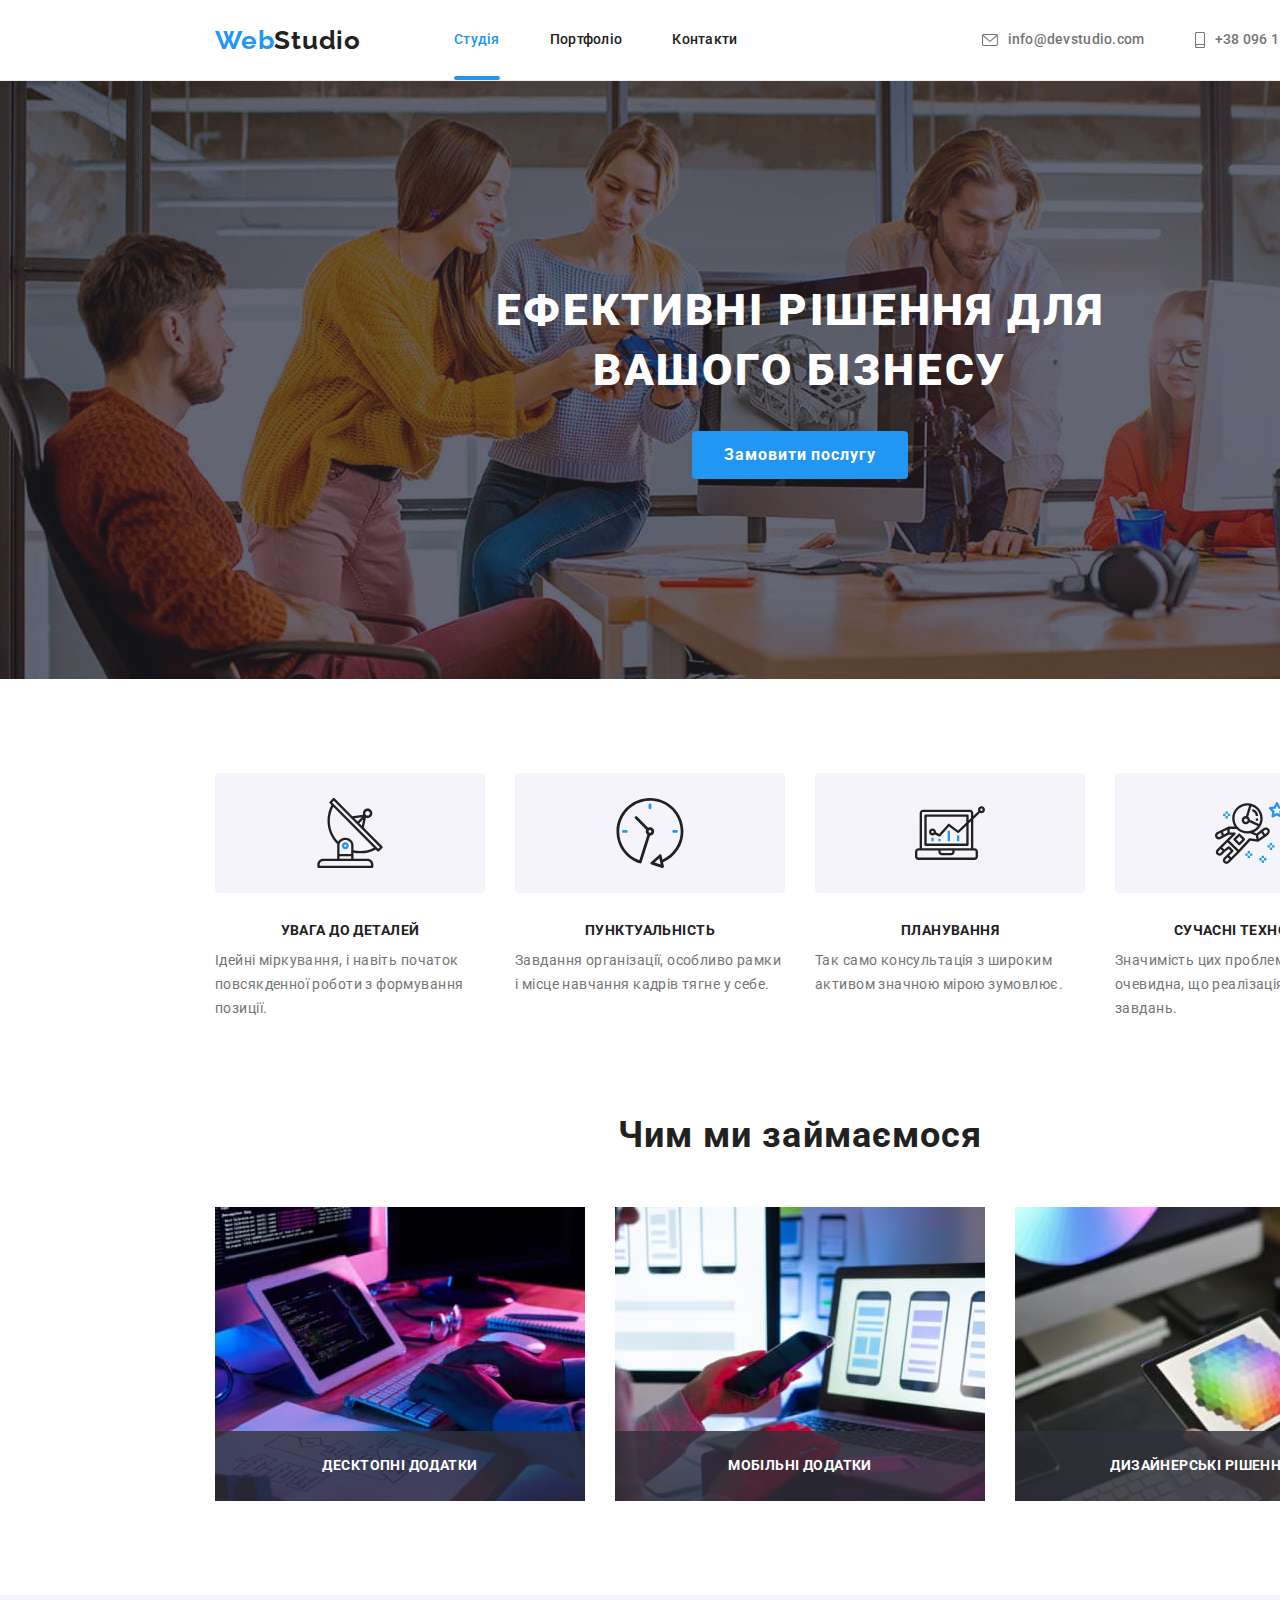
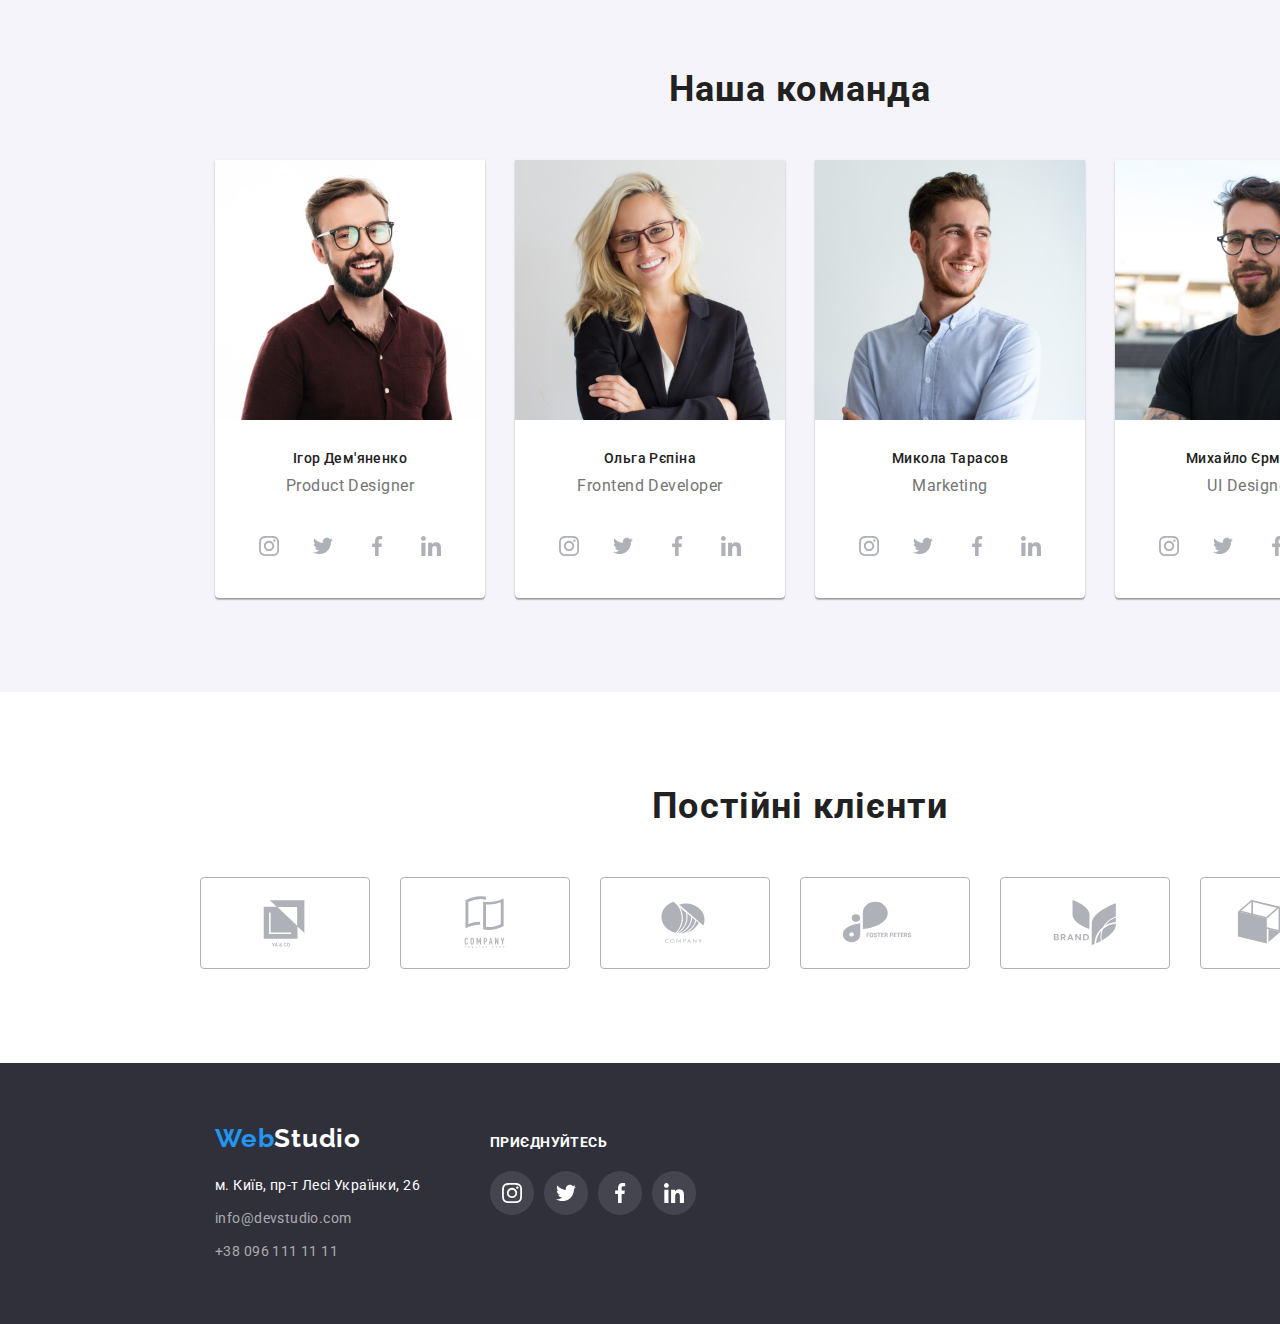
<file: index.html>
<!DOCTYPE html>
<html lang="uk">
  <head>
    <meta charset="UTF-8" />
    <meta http-equiv="X-UA-Compatible" content="IE=edge" />
    <meta name="viewport" content="width=device-width, initial-scale=1.0" />
    <title>WebStudio</title>
    <link rel="preconnect" href="https://fonts.googleapis.com" />
    <link rel="preconnect" href="https://fonts.gstatic.com" crossorigin />
    <link
      href="https://fonts.googleapis.com/css2?family=Raleway:wght@700&family=Roboto:wght@400;500;700;900&display=swap"
      rel="stylesheet"
    />
    <link
      rel="stylesheet"
      href="https://cdnjs.cloudflare.com/ajax/libs/modern-normalize/1.1.0/modern-normalize.min.css"
    />
    <link rel="stylesheet" href="css/style.css" />
  </head>
  <body>
    <header>
      <div class="header-inner container">
        <a
          class="logo"
          href="https://sergeydichko.github.io/goit-markup-hw-05/index.html"
          ><span>Web</span>Studio</a
        >
        <nav>
          <ul class="menu">
            <li class="menu-li">
              <a
                class="stydia"
                href="https://sergeydichko.github.io/goit-markup-hw-05/index.html"
                >Студія</a
              >
            </li>
            <li>
              <a
                href="https://sergeydichko.github.io/goit-markup-hw-05/portfolio.html"
                >Портфоліо</a
              >
            </li>
            <li><a href="#">Контакти</a></li>
          </ul>
        </nav>
        <ul class="contacts">
          <li>
            <a href="mailto:info@devstudio.com">
              <svg  class="header-svg" width="16" height="12">
                <use href="./images/symbol-defs.svg#icon-mail"></use>
              </svg>
              info@devstudio.com</a
            >
          </li>
          <li>
            <a href="tel:+380961111111">
              <svg class="header-svg" width="10" height="16">
                <use href="./images/symbol-defs.svg#icon-smartphone"></use>
              </svg>
              +38 096 111 11 11</a
            >
          </li>
        </ul>
      </div>
    </header>
    <main>
      <section class="title">
        <div class="title-inner">
          <h1>Ефективні рішення для<br />вашого бізнесу</h1>
          <button data-modal-open type="button">Замовити послугу </button>
        </div>
      </section>
      <section>
        <div class="container">
          <ul class="columns">
            <li class="columns-column">
              <div class="dekor">
                <svg width="70" height="70">
                  <use href="./images/symbol-defs.svg#icon-antenna"></use>
                </svg>
              </div>
              <h3 class="columns-column-title">УВАГА ДО ДЕТАЛЕЙ</h3>
              <p>
                Ідейні міркування, і навіть початок повсякденної роботи з
                формування позиції.
              </p>
            </li>
            <li class="columns-column">
              <div class="dekor">
                <svg width="70" height="70">
                  <use href="./images/symbol-defs.svg#icon-clock"></use>
                </svg>
              </div>
              <h3 class="columns-column-title">ПУНКТУАЛЬНІСТЬ</h3>
              <p>
                Завдання організації, особливо рамки і місце навчання кадрів
                тягне у себе.
              </p>
            </li>
            <li class="columns-column">
              <div class="dekor">
                <svg width="70" height="70">
                  <use href="./images/symbol-defs.svg#icon-diagram"></use>
                </svg>
              </div>
              <h3 class="columns-column-title">ПЛАНУВАННЯ</h3>
              <p>
                Так само консультація з широким активом значною мірою зумовлює.
              </p>
            </li>
            <li class="columns-column">
              <div class="dekor">
                <svg width="70" height="70">
                  <use href="./images/symbol-defs.svg#icon-astronaut"></use>
                </svg>
              </div>
              <h3 class="columns-column-title">СУЧАСНІ ТЕХНОЛОГІЇ</h3>
              <p>
                Значимість цих проблем настільки очевидна, що реалізація
                планових завдань.
              </p>
            </li>
          </ul>
        </div>
      </section>
      <section class="images">
        <div class="container">
          <h2>Чим ми займаємося</h2>
          <ul>
            <li class="images-item">
              <img
                src="images/img.jpg"
                alt="крупным планом-изображение-программист-работающий-его-стол-офис"
                width="370"
              />
              <div class="images-text">
                <p>Десктопні додатки</p>
              </div> 
            </li>
            <li class="images-item">
              <img
                src="images/img1.jpg"
                alt="веб-интерфейс-дизайнеры-разрабатывают-приложение-смартфоны-команда-создатели-работает-интерфейс-мобильные телефоны"
                width="370"
              />
              <div class="images-text">
                <p>Мобільні додатки</p>
              </div> 
            </li>
            <li class="images-item">
              <img
                src="images/img2.jpg"
                alt="реативный-художник-веб-дизайн-с-рабочим-выбором-цвета-графическим-планшетом"
                width="370"
              />
              <div class="images-text">
                <p>Дизайнерські рішення</p>
              </div> 
            </li>
          </ul>
        </div>
      </section>
      <section class="team">
        <div class="container">
          <h2>Наша команда</h2>
          <ul class="cards">
            <li class="cards-card">
              <img src="images/img5.jpg" alt="Ігор Дем'яненко" width="270" />
              <div class="cards-card-wrap">
                <h3>Ігор Дем'яненко</h3>
                <p>Product Designer</p>
                 <ul class="cards-contakt">
                  <li >
                     <a class="cards-contakt-wrap" href="#">
                    <svg width="20" height="20">
                      <use href="./images/symbol-defs.svg#icon-instagram"></use>
                    </svg></a>
                  </li>
                  <li >
                     <a class="cards-contakt-wrap" href="#">
                    <svg width="20" height="20">
                      <use href="./images/symbol-defs.svg#icon-twitter1"></use>
                    </svg></a>
                  </li>
                  <li >
                     <a class="cards-contakt-wrap" href="#">
                    <svg width="20" height="20">
                      <use href="./images/symbol-defs.svg#icon-facebook"></use>
                    </svg></a>
                  </li>
                    <li>
                     <a class="cards-contakt-wrap" href="#">
                    <svg width="20" height="20">
                      <use href="./images/symbol-defs.svg#icon-in"></use>
                    </svg></a>
                  </li>
                </ul>
              </div>
            </li>
            <li class="cards-card">
              <img src="images/img4.jpg" alt="Ольга Рєпіна" width="270" />
              <div class="cards-card-wrap">
                <h3>Ольга Рєпіна</h3>
                <p>Frontend Developer</p>
            <ul class="cards-contakt">
                  <li >
                     <a class="cards-contakt-wrap" href="#">
                    <svg width="20" height="20">
                      <use href="./images/symbol-defs.svg#icon-instagram"></use>
                    </svg></a>
                  </li>
                  <li >
                     <a class="cards-contakt-wrap" href="#">
                    <svg width="20" height="20">
                      <use href="./images/symbol-defs.svg#icon-twitter1"></use>
                    </svg></a>
                  </li>
                  <li >
                     <a class="cards-contakt-wrap" href="#">
                    <svg width="20" height="20">
                      <use href="./images/symbol-defs.svg#icon-facebook"></use>
                    </svg></a>
                  </li>
                    <li>
                     <a class="cards-contakt-wrap" href="#">
                    <svg width="20" height="20">
                      <use href="./images/symbol-defs.svg#icon-in"></use>
                    </svg></a>
                  </li>
                </ul>
              </div>
            </li>
            <li class="cards-card">
              <img src="images/img3.jpg" alt="Микола Тарасов" width="270" />
              <div class="cards-card-wrap">
                <h3>Микола Тарасов</h3>
                <p>Marketing</p>
                <ul class="cards-contakt">
                  <li >
                     <a class="cards-contakt-wrap" href="#">
                    <svg width="20" height="20">
                      <use href="./images/symbol-defs.svg#icon-instagram"></use>
                    </svg></a>
                  </li>
                  <li >
                     <a class="cards-contakt-wrap" href="#">
                    <svg width="20" height="20">
                      <use href="./images/symbol-defs.svg#icon-twitter1"></use>
                    </svg></a>
                  </li>
                  <li >
                     <a class="cards-contakt-wrap" href="#">
                    <svg width="20" height="20">
                      <use href="./images/symbol-defs.svg#icon-facebook"></use>
                    </svg></a>
                  </li>
                    <li>
                     <a class="cards-contakt-wrap" href="#">
                    <svg width="20" height="20">
                      <use href="./images/symbol-defs.svg#icon-in"></use>
                    </svg></a>
                  </li>
                </ul>
              </div>
            </li>
            <li class="cards-card">
              <img src="images/img6.jpg" alt="Михайло Єрмаков" width="270" />
              <div class="cards-card-wrap">
                <h3>Михайло Єрмаков</h3>
                <p>UI Designer</p>
               <ul class="cards-contakt">
                  <li >
                     <a class="cards-contakt-wrap" href="#">
                    <svg width="20" height="20">
                      <use href="./images/symbol-defs.svg#icon-instagram"></use>
                    </svg></a>
                  </li>
                  <li >
                     <a class="cards-contakt-wrap" href="#">
                    <svg width="20" height="20">
                      <use href="./images/symbol-defs.svg#icon-twitter1"></use>
                    </svg></a>
                  </li>
                  <li >
                     <a class="cards-contakt-wrap" href="#">
                    <svg width="20" height="20">
                      <use href="./images/symbol-defs.svg#icon-facebook"></use>
                    </svg></a>
                  </li>
                    <li>
                     <a class="cards-contakt-wrap" href="#">
                    <svg width="20" height="20">
                      <use href="./images/symbol-defs.svg#icon-in"></use>
                    </svg></a>
                  </li>
                </ul>
              </div>
              </div>
            </li>
          </ul>
        </div>
      </section>
      <section>
        <div class="container clients">
          <h2>Постійні клієнти</h2>
          <ul>
            <li>
            <a href="#">
          <svg width="106" height="60">
            <use href="./images/symbol-defs.svg#icon-Logo">
            </use>
          </svg></a></li>
          
          <li><a href="#"><svg width="106" height="60">
            <use href="./images/symbol-defs.svg#icon-Logo1">
            </use>
          </svg></a></li>
           
          <li><a href="#"><svg width="106" height="60">
            <use href="./images/symbol-defs.svg#icon-Logo2">
            </use>
          </svg></a></li>
          
          <li> <a href="#"><svg width="106" height="60">
            <use href="./images/symbol-defs.svg#icon-Logo3">
            </use>
          </svg></a></li>
           
          <li><a href="#"><svg width="106" height="60">
            <use href="./images/symbol-defs.svg#icon-Logo4">
            </use>
          </svg></a></li>
           
          <li><a href="#"><svg width="106" height="60">
            <use href="./images/symbol-defs.svg#icon-Logo5">
            </use>
          </svg></a></li>
          </ul>
        </div>
      </section>
    </main>
    <footer>
      <div class="container footer-container">
        <div class="footer-contakt">
        <a
          class="footer-logo"
          href="https://sergeydichko.github.io/goit-markup-hw-05/index.html"
          ><span>Web</span>Studio</a
        >
        <address>
          <ul>
            <li>
              <a
                href="https://www.google.com/maps/place/%D0%B1%D1%83%D0%BB.+%D0%9B%D0%B5%D1%81%D0%B8+%D0%A3%D0%BA%D1%80%D0%B0%D0%B8%D0%BD%D0%BA%D0%B8,+26,+%D0%9A%D0%B8%D0%B5%D0%B2,+02000/@50.4265807,30.5383858,17z/data=!3m1!4b1!4m5!3m4!1s0x40d4cf0e033ecbe9:0x57a4dffefec77da0!8m2!3d50.4265807!4d30.5383858"
                target="_blank"
                rel="noreferrer noopener"
                >м. Київ, пр-т Лесі Українки, 26</a
              >
            </li>
            <li><a href="mailto:info@devstudio.com">info@devstudio.com</a></li>
            <li><a href="tel:+380961111111">+38 096 111 11 11</a></li>
          </ul>
        </address>
        </div>
        <div class="networks">
          <p>приєднуйтесь</p>
<ul class="footer-cards-contakt-wrap">
            <li >
              <a class="cards-contakt-wrap" href="#">
                <svg width="20" height="20">
                  <use
                    href="./images/symbol-defs.svg#icon-instagram"
                  ></use></svg
              ></a>
            </li>
            <li >
              <a class="cards-contakt-wrap twitter " href="#">
                <svg width="20" height="20">
                  <use href="./images/symbol-defs.svg#icon-twitter1"></use></svg
              ></a>
            </li>
            <li >
              <a class="cards-contakt-wrap" href="#">
                <svg width="20" height="20">
                  <use href="./images/symbol-defs.svg#icon-facebook"></use></svg
              ></a>
            </li>
            <li >
              <a class="cards-contakt-wrap" href="#">
                <svg width="20" height="20">
                  <use href="./images/symbol-defs.svg#icon-in"></use></svg
              ></a>
            </li>
          </ul>
          </div>
      </div>
    </footer>
    		<div class="backdrop is-hidden" data-modal>
			<div class="modal">
				<button class="modal-btn-close btn" type="button" data-modal-close>
					<svg class="social-icon" width="11" height="11">
						<use href="./images/symbol-defs.svg#icon-close-black-18dp-2-1"></use>
					</svg>
				</button>
			</div>
		</div>
    <script src="./modal.js"></script>
  </body>
</html>
</file>
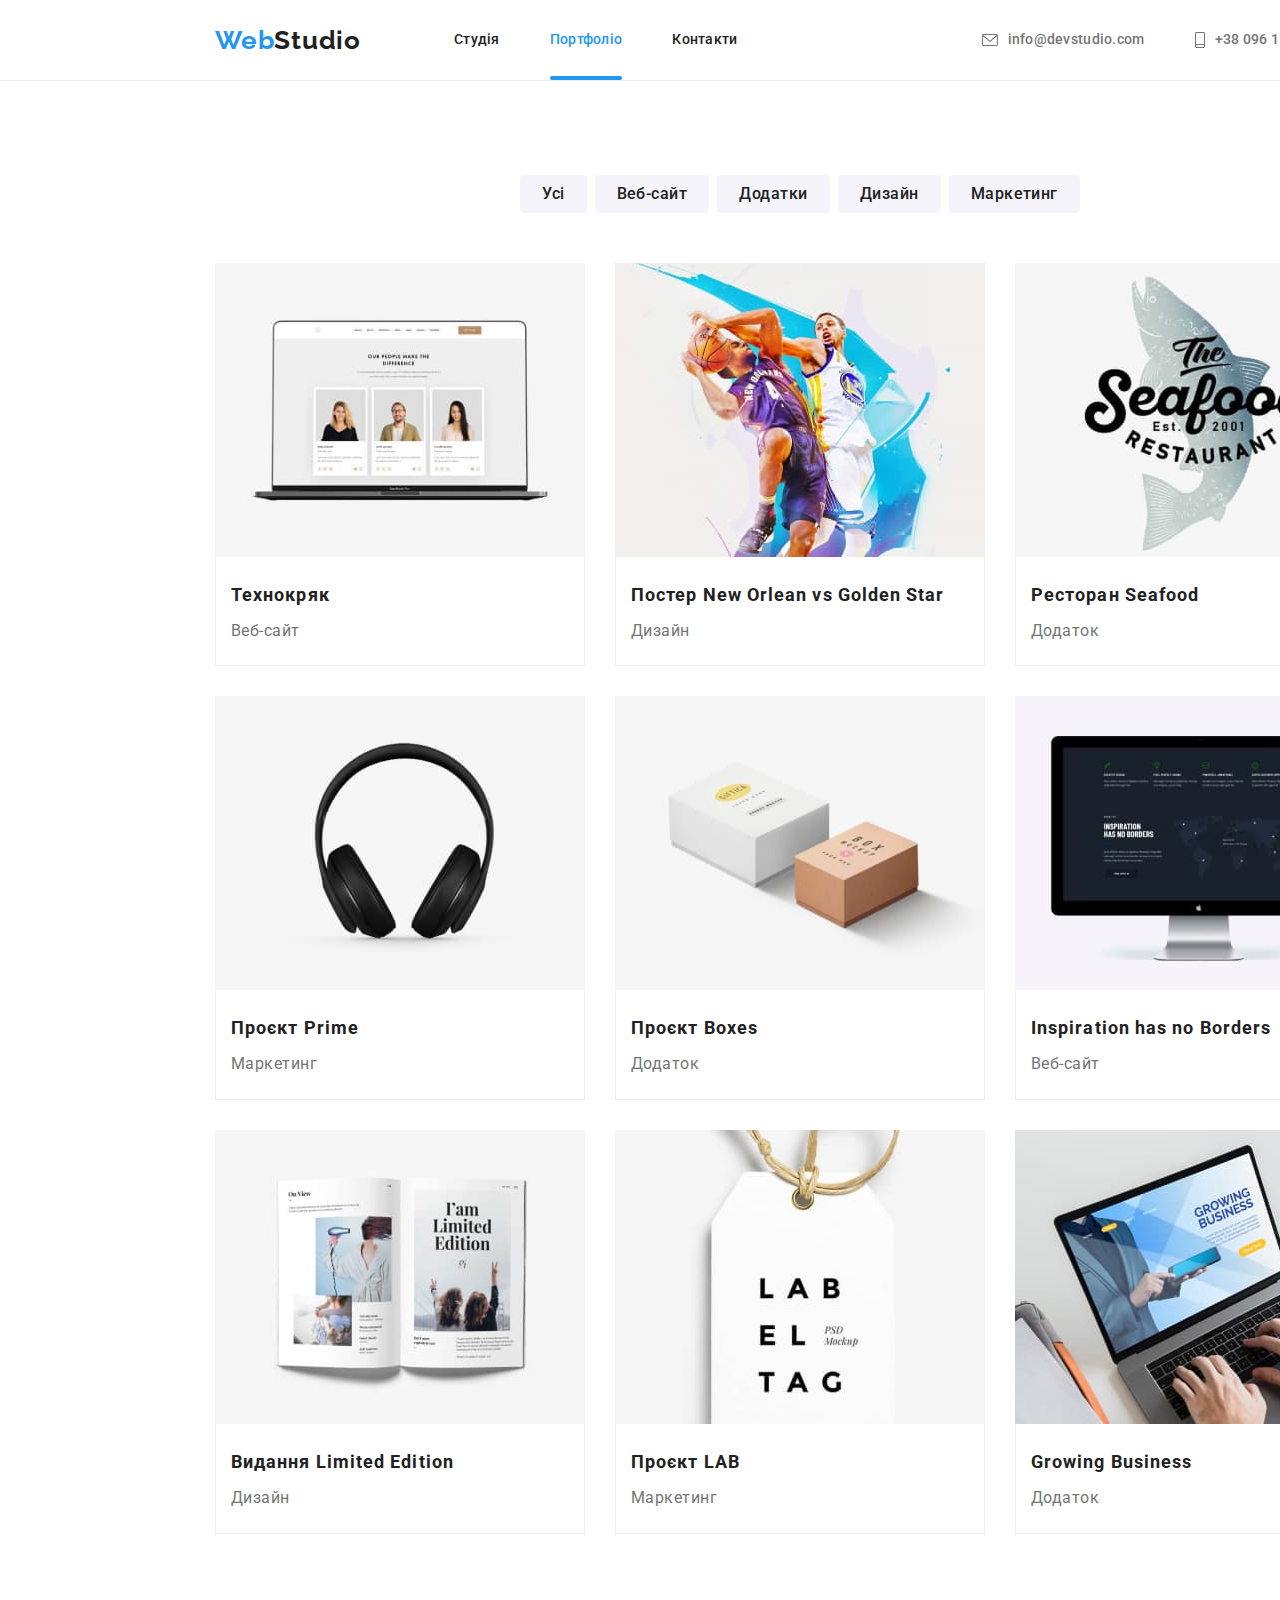
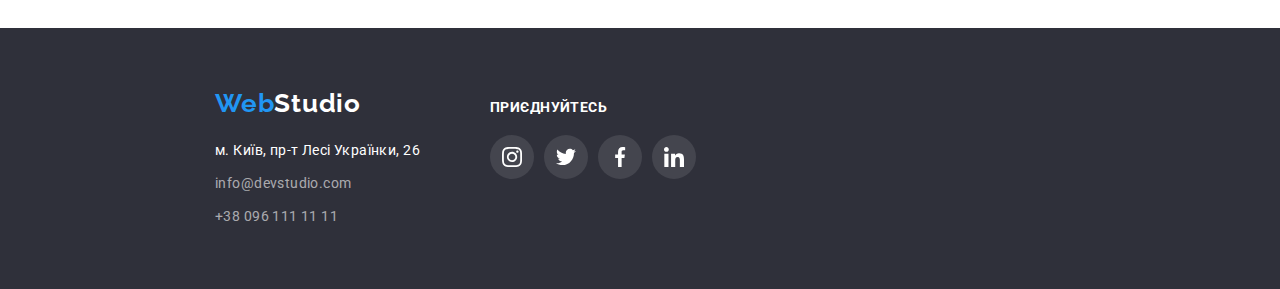
<file: portfolio.html>
<!DOCTYPE html>
<html lang="uk">
  <head>
    <meta charset="UTF-8" />
    <meta http-equiv="X-UA-Compatible" content="IE=edge" />
    <meta name="viewport" content="width=device-width, initial-scale=1.0" />
    <title>Портфоліо</title>
    <link rel="preconnect" href="https://fonts.googleapis.com" />
    <link rel="preconnect" href="https://fonts.gstatic.com" crossorigin />
    <link
      href="https://fonts.googleapis.com/css2?family=Raleway:wght@700&family=Roboto:wght@400;500;700;900&display=swap"
      rel="stylesheet"
    />
    <link
      rel="stylesheet"
      href="https://cdnjs.cloudflare.com/ajax/libs/modern-normalize/1.1.0/modern-normalize.min.css"
    />
    <link rel="stylesheet" href="css/style.css" />
  </head>
  <body>
    <header>
      <div class="header-inner container">
        <a
          class="logo"
          href="https://sergeydichko.github.io/goit-markup-hw-05/index.html"
          ><span>Web</span>Studio</a
        >
        <nav>
          <ul class="menu">
            <li>
              <a
                href="https://sergeydichko.github.io/goit-markup-hw-05/index.html"
                >Студія</a
              >
            </li>
            <li class="menu-li">
              <a
                class="stydia"
                href="https://sergeydichko.github.io/goit-markup-hw-05/portfolio.html"
                >Портфоліо</a
              >
            </li>
            <li><a href="#">Контакти</a></li>
          </ul>
        </nav>
        <ul class="contacts">
          <li>
            <a href="mailto:info@devstudio.com">
              <svg class="header-svg" width="16" height="12">
                <use href="./images/symbol-defs.svg#icon-mail"></use>
              </svg>
              info@devstudio.com</a
            >
          </li>
          <li>
            <a href="tel:+380961111111">
              <svg class="header-svg" width="10" height="16">
                <use href="./images/symbol-defs.svg#icon-smartphone"></use>
              </svg>
              +38 096 111 11 11</a
            >
          </li>
        </ul>
      </div>
    </header>
    <main>
      <section>
        <div class="all-container container">
          <ul class="buttons">
            <li><button>Усі</button></li>
            <li><button>Веб-сайт</button></li>
            <li><button>Додатки</button></li>
            <li><button>Дизайн</button></li>
            <li><button>Маркетинг</button></li>
          </ul>
          <ul class="all">
            <li class="all-cards">
              <a class="all-cards-links" href="#">
                <div class="all-cards-hover">
                  <img src="images/7.jpg" alt="Ноутбук" width="370" />
                  <p class="all-cards-hover-text">
                    Ресурс пропонує комплексні пропозиції з різним рівнем
                    функціоналу та сервісів. Все це дозволить відвідувачу
                    отримати вичерпні відомості про компанію чи приватну особу.
                  </p>
                </div>
                <div class="all-cards-wrap">
                  <h2>Технокряк</h2>
                  <p>Веб-сайт</p>
                </div>
              </a>
            </li>
            <li class="all-cards">
              <a class="all-cards-links" href="#">
                <div class="all-cards-hover">
                  <img src="images/8.jpg" alt="Баскетбол" width="370" />
                  <p class="all-cards-hover-text">
                    Ресурс пропонує комплексні пропозиції з різним рівнем
                    функціоналу та сервісів. Все це дозволить відвідувачу
                    отримати вичерпні відомості про компанію чи приватну особу.
                  </p>
                </div>
                <div class="all-cards-wrap">
                  <h2>Постер New Orlean vs Golden Star</h2>
                  <p>Дизайн</p>
                </div></a
              >
            </li>
            <li class="all-cards">
              <a class="all-cards-links" href="#">
                <div class="all-cards-hover">
                  <img src="images/9.jpg" alt="Логотип ресторану" width="370" />
                  <p class="all-cards-hover-text">
                    Ресурс пропонує комплексні пропозиції з різним рівнем
                    функціоналу та сервісів. Все це дозволить відвідувачу
                    отримати вичерпні відомості про компанію чи приватну особу.
                  </p>
                </div>
                <div class="all-cards-wrap">
                  <h2>Ресторан Seafood</h2>
                  <p>Додаток</p>
                </div></a
              >
            </li>
            <li class="all-cards">
              <a class="all-cards-links" href="#">
                <div class="all-cards-hover">
                  <img src="images/10.jpg" alt="Навушники" width="370" />
                  <p class="all-cards-hover-text">
                    Ресурс пропонує комплексні пропозиції з різним рівнем
                    функціоналу та сервісів. Все це дозволить відвідувачу
                    отримати вичерпні відомості про компанію чи приватну особу.
                  </p>
                </div>
                <div class="all-cards-wrap">
                  <h2>Проєкт Prime</h2>
                  <p>Маркетинг</p>
                </div></a
              >
            </li>
            <li class="all-cards">
              <a class="all-cards-links" href="#">
                <div class="all-cards-hover">
                  <img src="images/11.jpg" alt="Дві коробки" width="370" />
                  <p class="all-cards-hover-text">
                    Ресурс пропонує комплексні пропозиції з різним рівнем
                    функціоналу та сервісів. Все це дозволить відвідувачу
                    отримати вичерпні відомості про компанію чи приватну особу.
                  </p>
                </div>
                <div class="all-cards-wrap">
                  <h2>Проєкт Boxes</h2>
                  <p>Додаток</p>
                </div></a
              >
            </li>
            <li class="all-cards">
              <a class="all-cards-links" href="#">
                <div class="all-cards-hover">
                  <img src="images/15.jpg" alt="Монітор" width="370" />
                  <p class="all-cards-hover-text">
                    Ресурс пропонує комплексні пропозиції з різним рівнем
                    функціоналу та сервісів. Все це дозволить відвідувачу
                    отримати вичерпні відомості про компанію чи приватну особу.
                  </p>
                </div>
                <div class="all-cards-wrap">
                  <h2>Inspiration has no Borders</h2>
                  <p>Веб-сайт</p>
                </div></a
              >
            </li>
            <li class="all-cards">
              <a class="all-cards-links" href="#">
                <div class="all-cards-hover">
                  <img src="images/12.jpg" alt="Книжка" width="370" />
                  <p class="all-cards-hover-text">
                    Ресурс пропонує комплексні пропозиції з різним рівнем
                    функціоналу та сервісів. Все це дозволить відвідувачу
                    отримати вичерпні відомості про компанію чи приватну особу.
                  </p>
                </div>
                <div class="all-cards-wrap">
                  <h2>Видання Limited Edition</h2>
                  <p>Дизайн</p>
                </div></a
              >
            </li>
            <li class="all-cards">
              <a class="all-cards-links" href="#">
                <div class="all-cards-hover">
                  <img src="images/13.jpg" alt="Етикетка" width="370" />
                  <p class="all-cards-hover-text">
                    Ресурс пропонує комплексні пропозиції з різним рівнем
                    функціоналу та сервісів. Все це дозволить відвідувачу
                    отримати вичерпні відомості про компанію чи приватну особу.
                  </p>
                </div>
                <div class="all-cards-wrap">
                  <h2>Проєкт LAB</h2>
                  <p>Маркетинг</p>
                </div></a
              >
            </li>
            <li class="all-cards">
              <a class="all-cards-links" href="#">
                <div class="all-cards-hover">
                  <img src="images/14.jpg" alt="Ноутбук" width="370" />
                  <p class="all-cards-hover-text">
                    Ресурс пропонує комплексні пропозиції з різним рівнем
                    функціоналу та сервісів. Все це дозволить відвідувачу
                    отримати вичерпні відомості про компанію чи приватну особу.
                  </p>
                </div>
                <div class="all-cards-wrap">
                  <h2>Growing Business</h2>
                  <p>Додаток</p>
                </div></a
              >
            </li>
          </ul>
        </div>
      </section>
    </main>
    <footer>
      <div class="container footer-container">
        <div class="footer-contakt">
          <a
            class="footer-logo"
            href="https://sergeydichko.github.io/goit-markup-hw-05/index.html"
            ><span>Web</span>Studio</a
          >
          <address>
            <ul>
              <li>
                <a
                  href="https://www.google.com/maps/place/%D0%B1%D1%83%D0%BB.+%D0%9B%D0%B5%D1%81%D0%B8+%D0%A3%D0%BA%D1%80%D0%B0%D0%B8%D0%BD%D0%BA%D0%B8,+26,+%D0%9A%D0%B8%D0%B5%D0%B2,+02000/@50.4265807,30.5383858,17z/data=!3m1!4b1!4m5!3m4!1s0x40d4cf0e033ecbe9:0x57a4dffefec77da0!8m2!3d50.4265807!4d30.5383858"
                  target="_blank"
                  rel="noreferrer noopener"
                  >м. Київ, пр-т Лесі Українки, 26</a
                >
              </li>
              <li>
                <a href="mailto:info@devstudio.com">info@devstudio.com</a>
              </li>
              <li><a href="tel:+380961111111">+38 096 111 11 11</a></li>
            </ul>
          </address>
        </div>
        <div class="networks">
          <p>приєднуйтесь</p>
          <ul class="footer-cards-contakt-wrap">
            <li>
              <a class="cards-contakt-wrap" href="#">
                <svg width="20" height="20">
                  <use
                    href="./images/symbol-defs.svg#icon-instagram"
                  ></use></svg
              ></a>
            </li>
            <li>
              <a class="cards-contakt-wrap twitter" href="#">
                <svg width="20" height="20">
                  <use href="./images/symbol-defs.svg#icon-twitter1"></use></svg
              ></a>
            </li>
            <li>
              <a class="cards-contakt-wrap" href="#">
                <svg width="20" height="20">
                  <use href="./images/symbol-defs.svg#icon-facebook"></use></svg
              ></a>
            </li>
            <li>
              <a class="cards-contakt-wrap" href="#">
                <svg width="20" height="20">
                  <use href="./images/symbol-defs.svg#icon-in"></use></svg
              ></a>
            </li>
          </ul>
        </div>
      </div>
    </footer>
  </body>
</html>
</file>
<file: css/style.css>
* {
    padding: 0;
    margin: 0;
    border: 0;
}
*,
*:before,
*:after {
    -moz-box-sizing: border-box;
    -webkit-box-sizing: border-box;
    box-sizing: border-box;
}
:focus,
:active {
    outline: none;
}
a:focus,
a:active {
    outline: none;
}
nav,
footer,
header,
aside {
    display: block;
}
html,
body {
    height: 100%;
    width: 100%;
    font-size: 100%;
    line-height: 1;
    font-size: 14px;
    -ms-text-size-adjust: 100%;
    -moz-text-size-adjust: 100%;
    -webkit-text-size-adjust: 100%;
}
input,
button,
textarea {
    font-family: inherit;
}
input::-ms-clear {
    display: none;
}
button {
    cursor: pointer;
}
button::-moz-focus-inner {
    padding: 0;
    border: 0;
}
a,
a:visited {
    text-decoration: none;
}
a:hover {
    text-decoration: none;
}
ul li {
    list-style: none;
}
img {
    vertical-align: top;
}
h1,
h2,
h3,
h4,
h5,
h6 {
    font-size: inherit;
    font-weight: 400;
}
/*---------Обнулення-----------*/
:root {
    --brand-color: #2196F3;
    --fon-color: #2F303A;
    --font-color: #fff;
    --p-color: #757575;
}

/*--------Змінні---------*/
a {
    text-decoration: none;
    color: #212121;
}
ul {
    display:flex;
}
body{
    min-width: 1600px;
    margin: 0 auto;
    font-family: 'Roboto', sans-serif;
    color: #212121; 
}
.container{
    width: 1200px;
    margin: 0 auto;
    padding: 0 15px;
}
header{

}
.header-inner{
    display: flex;
    align-items: center;
    font-weight: 500;
    font-size: 14px;
    line-height: 1.14;
    letter-spacing: 0.02em;
}
.logo{
    display: block;
    font-family: 'Raleway';
    font-weight: 700;
    font-size: 26px;
    line-height: 1.19;
    letter-spacing: 0.03em;
    padding: 24px 0;
}
span{
    color: var(--brand-color);
}
.menu{
    display: flex;
    gap: 50px;
    margin-left: 93px;
}
.menu li a{
    padding: 32px 0;
    display: block;
    transition: color 250ms cubic-bezier(0.4, 0, 0.2, 1);
}
.menu a:hover, 
.menu a:focus {
    color: var(--brand-color);
}
.stydia {
    color: var(--brand-color);
    position: relative;
    display: block;

}
.stydia::after{
    content: "";
    display: block;
    position: absolute;
    bottom: 0;
    width: 100%;
    height: 4px;
    background-color: var(--brand-color);
border-radius: 2px;
}
.portfolio {
    color: var(--brand-color);
}
.header-svg{
fill: currentColor;

}
.contacts{
    display: flex;
    gap: 50px;
    margin-left: 244px;
}
.contacts a{
    color: var(--p-color); 
    display: flex;
    align-items: center;
    gap: 10px;
}
.contacts a:hover,
.contacts a:focus{
    color: var(--brand-color);
    transition-duration: 250ms;
}
.title {
    width: 1600px;
    background-image: linear-gradient(rgba(47, 48, 58, 0.4),rgba(47, 48, 58, 0.4)), url(../images/img16.jpg);
    background-repeat: no-repeat;
    background-position: center;
    margin: 0 auto;
}
.title-inner{
   padding: 200px;
    text-align: center;
}
h1{
    font-weight: 900;
    font-size: 44px;
    line-height: 1.36;
    text-align: center;
    letter-spacing: 0.06em;
    text-transform: uppercase;
    margin: 0;
    color: var(--font-color);
    margin-bottom: 30px;
}
.title-inner button{
    background-color:var(--brand-color);
    color: var(--font-color);
    padding: 10px 32px;
    font-family: 'Roboto';
    font-weight: 700;
    font-size: 16px;
    line-height: 1.8;
    text-align: center;
    letter-spacing: 0.06em;
    cursor:pointer;
    transition: background-color 250ms cubic-bezier(0.4, 0, 0.2, 1), color 250ms cubic-bezier(0.4, 0, 0.2, 1);
}
.columns {
    padding-top: 94px;
    margin-bottom: 94px;
}
.columns-column {
    vertical-align: top;
    width: 270px;
}
.dekor{
    display: flex;
    height: 120px;
    justify-content: center;
    align-items: center;
    margin-bottom: 30px;
    background-color: #F5F4FA;
    border-radius: 4px;
}


main li{
    margin-right: 30px;
}
main li:last-child{
    margin: 0;
}
.columns-column-title{
    font-weight: 700;
    font-size: 14px;
    line-height: 1.14;
    letter-spacing: 0.03em;
    text-transform: uppercase;
    
}
p{
    color: var(--p-color);
    font-size: 14px;
    line-height: 1.7;
    letter-spacing: 0.03em;
}
.images {
    padding-bottom:  94px;

}
.images-item{
    position: relative;
}
.images-text{
display: flex;
position: absolute;
bottom: 0px;
background: rgba(47, 48, 58, 0.8);
width: 100%;
height: 70px;
justify-content: center;
align-items: center;

}
.images-text p{
color: var(--font-color);
font-weight: 700;
    font-size: 14px;
    line-height: 1.1;
    text-align: center;
    letter-spacing: 0.03em;
    text-transform: uppercase;
}
h2{
    font-weight: 700;
    font-size: 36px;
    line-height: 1.16;
    text-align: center;
    letter-spacing: 0.03em;
    margin-bottom: 50px;
}
.team {
    min-width: 1600px;
    padding: 74px 0 94px 0px;
    background-color: #F5F4FA;
    box-sizing: border-box;
}
.cards-card {
    background-color: var(--font-color);
    text-align: center;
    box-shadow: 0px 1px 3px rgba(0, 0, 0, 0.12), 0px 1px 1px rgba(0, 0, 0, 0.14), 0px 2px 1px rgba(0, 0, 0, 0.2);
    border-radius: 0px 0px 4px 4px;
}
.cards-card p {
    font-size: 16px;
    line-height: 1.18;
    text-align: center;
    letter-spacing: 0.03em;
}
.cards-card-wrap{
    padding: 30px 0;
}
.cards-contakt{
    display: flex;
    gap: 10px;
    margin-top: 28px;

    justify-content: center;
}
.cards-contakt a{
        fill:#AFB1B8
}
.cards-contakt-wrap svg{
color: currentColor;
}
.cards-contakt-wrap{
display: flex;
justify-content: center;
align-items: center;
width: 44px;
height: 44px;
border-radius: 50%;
transition: background-color 250ms cubic-bezier(0.4, 0, 0.2, 1), fill 250ms cubic-bezier(0.4, 0, 0.2, 1);
}
.cards-contakt li{
    margin: 0;
}
.cards-contakt-wrap:hover, 
.cards-contakt-wrap:focus
{
    fill: #fff;
    background-color: #2196F3;
}
h3{
    font-weight: 500;
    font-size: 14px;
    line-height: 1.18;
    text-align: center;
    letter-spacing: 0.03em;
    margin-bottom: 10px;
}
.clients{
    padding: 94px 0;
}
.clients a{
    width: 170px;
    height: 92px;
    display: flex;
    justify-content: center;
    align-items: center;
    border: 1px solid #AFB1B8;
    border-radius: 4px;
    fill: #AFB1B8;
    transition: fill 250ms cubic-bezier(0.4, 0, 0.2, 1), border-color 250ms cubic-bezier(0.4, 0, 0.2, 1);
}

.clients svg{
    color:currentColor;
}
.clients a:last-child {
    margin-right: 0;
}
.clients a:hover,
.clients a:focus
{
    border-color: #2196F3;
    fill: #2196F3; 

}
footer{
    min-width: 1600px;
    background-color: var(--fon-color);
    padding: 60px 0;
  

}
.footer-logo{
    font-family: 'Raleway';
    font-weight: 700;
    font-size: 26px;
    line-height: 1.19;
    letter-spacing: 0.03em;
    color: var(--font-color);
    margin-bottom: 20px;
    display: block;
}
address{
    font-style: normal;
}
footer ul{
    display: block;
}
footer li{
    line-height: 1.5;
    margin-bottom: 9px;
}
footer li:last-child{
    margin-bottom: 0;
}
a[href="https://www.google.com/maps/place/%D0%B1%D1%83%D0%BB.+%D0%9B%D0%B5%D1%81%D0%B8+%D0%A3%D0%BA%D1%80%D0%B0%D0%B8%D0%BD%D0%BA%D0%B8,+26,+%D0%9A%D0%B8%D0%B5%D0%B2,+02000/@50.4265807,30.5383858,17z/data=!3m1!4b1!4m5!3m4!1s0x40d4cf0e033ecbe9:0x57a4dffefec77da0!8m2!3d50.4265807!4d30.5383858"]
{
    color: var(--font-color);
    font-size: 14px;
    line-height: 1.71;
    letter-spacing: 0.03em;
}
footer a[href="mailto:info@devstudio.com"]{
    color: #FFFFFF99;
    font-size: 14px;
    line-height: 1.71;
    letter-spacing: 0.03em;
}
footer a[href="tel:+380961111111"]{
    color: #FFFFFF99;
    font-size: 14px;
    line-height: 1.71;
    letter-spacing: 0.03em;
}
.footer-container {
            display: flex;
            align-items: baseline;
        }
    
 .footer-cards-contakt-wrap {
            display: flex;
            gap: 10px;
        }
    
        .footer-contakt {
            margin-right: 70px;
        }
    
        .networks p {
            margin-bottom: 20px;
            font-weight: 700;
            font-size: 14px;
            line-height: 1.1;
            letter-spacing: 0.03em;
            text-transform: uppercase;
            color: #FFFFFF;
        }
    
        footer .cards-contakt-wrap {
            background-color: rgba(255, 255, 255, 0.1);
            fill: #fff;
            line-height: 1;
            margin-bottom: 0;
        }
    


/* -------Портфоліо------------ */
main{
    border-top: 1px solid #ECECEC;
}
.all-container{
    text-align: center;
    margin-top: 94px;
}
.buttons{
    margin-bottom: 50px;
    justify-content: center;
    gap: 8px;
}
button{
    padding: 6px 22px;
    background-color: #F5F4FA;
    font-family: 'Roboto';
    border-radius: 4px;
    border: none;
    color: #212121;
    font-weight: 500;
    font-size: 16px;
    line-height: 1.6;
    letter-spacing: 0.03em;
    cursor: pointer;
    transition: background-color 250ms cubic-bezier(0.4, 0, 0.2, 1), color 250ms cubic-bezier(0.4, 0, 0.2, 1);
    
}
.buttons li{
    margin-right: 0;
}
button:hover,
button:focus{
    background-color: var(--brand-color);
    color: var(--font-color);
    box-shadow: 0px 3px 1px rgba(0, 0, 0, 0.1), 0px 1px 2px rgba(0, 0, 0, 0.08), 0px 2px 2px rgba(0, 0, 0, 0.12);
}
.all{
    margin: 0 auto 94px;
    flex-wrap: wrap;
    gap: 30px;
    position: relative;
}
.all-cards{
    margin: 0;
    position: relative;
}
.all-cards-hover{
    position: relative;
    overflow: hidden;
    width: 370px;
    height: 294px;
}
.all-cards-hover img{
    display: block;
}
.all-cards-hover-text{
    font-size: 18px;
        line-height: 1.56;
        letter-spacing: 0.03em;
        color: var(--font-color);
        position: absolute;
        top: 0;
        left: 0;
        width: 100%;
        height: 100%;
        background-color: rgba(33, 150, 243, 0.9);
        padding: 63px 24px;
        transform: translateY(294px);
        transition: transform 250ms cubic-bezier(0.4, 0, 0.2, 1);
    }
        .all-cards:hover .all-cards-hover-text,
        .all-cards-links:focus .all-cards-hover-text {
            transform: translateY(0);
        }

.all-cards-links{
    display: block;
            text-decoration: none;
            transition: box-shadow 250ms cubic-bezier(0.4, 0, 0.2, 1);
}
.all-cards-links:hover,
.all-cards-links:focus{
    outline: none;
    box-shadow: 0px 1px 1px rgba(0, 0, 0, 0.12), 0px 4px 4px rgba(0, 0, 0, 0.06), 1px 4px 6px rgba(0, 0, 0, 0.16);
}
.all-cards-wrap{
    padding: 20px 15px;
    border: 1px solid #EEEEEE;
    border-top: none;
}
.all-cards p{
    font-size: 16px;
    line-height: 1.8;
    text-align: start;
}
.all-cards h2{

    font-weight: 700;
    font-size: 18px;
    line-height: 2;
    letter-spacing: 0.06em;
    text-align: start;
    margin-bottom:4px;
}
section{
    min-width: 1600px;
}


/* ----------modal--------------- */
.backdrop {
    width: 100vw;
    height: 100vh;
    background-color: rgba(0, 0, 0, 0.6);
    position: fixed;
    top: 0;
    transition: opacity 250ms cubic-bezier(0.4, 0, 0.2, 1), visibility 250ms cubic-bezier(0.4, 0, 0.2, 1);
}

.is-hidden {
    visibility: hidden;
    opacity: 0;
    pointer-events: none;
}

.modal {
    position: absolute;
    top: 50%;
    left: 50%;
    transform: translate(-50%, -50%);
    width: 528px;
    min-height: 581px;
    background-color: #ffffff;
    border-radius: 4px;
    box-shadow: 0px 1px 3px rgba(0, 0, 0, 0.12), 0px 1px 1px rgba(0, 0, 0, 0.14),
        0px 2px 1px rgba(0, 0, 0, 0.2);
}

.backdrop.is-hidden .modal {
    transform: translate(-50%, -150%) scale(0.9);
    transition: transform 1500ms linear;
}

.modal-btn-close {
    position: absolute;
    top: 8px;
    right: 8px;
    height: 30px;
    width: 30px;
    border-radius: 50%;
    border: 1px solid rgba(0, 0, 0, 0.1);
    display: flex;
    align-items: center;
    justify-content: center;
    padding: 0;
}
</file>
